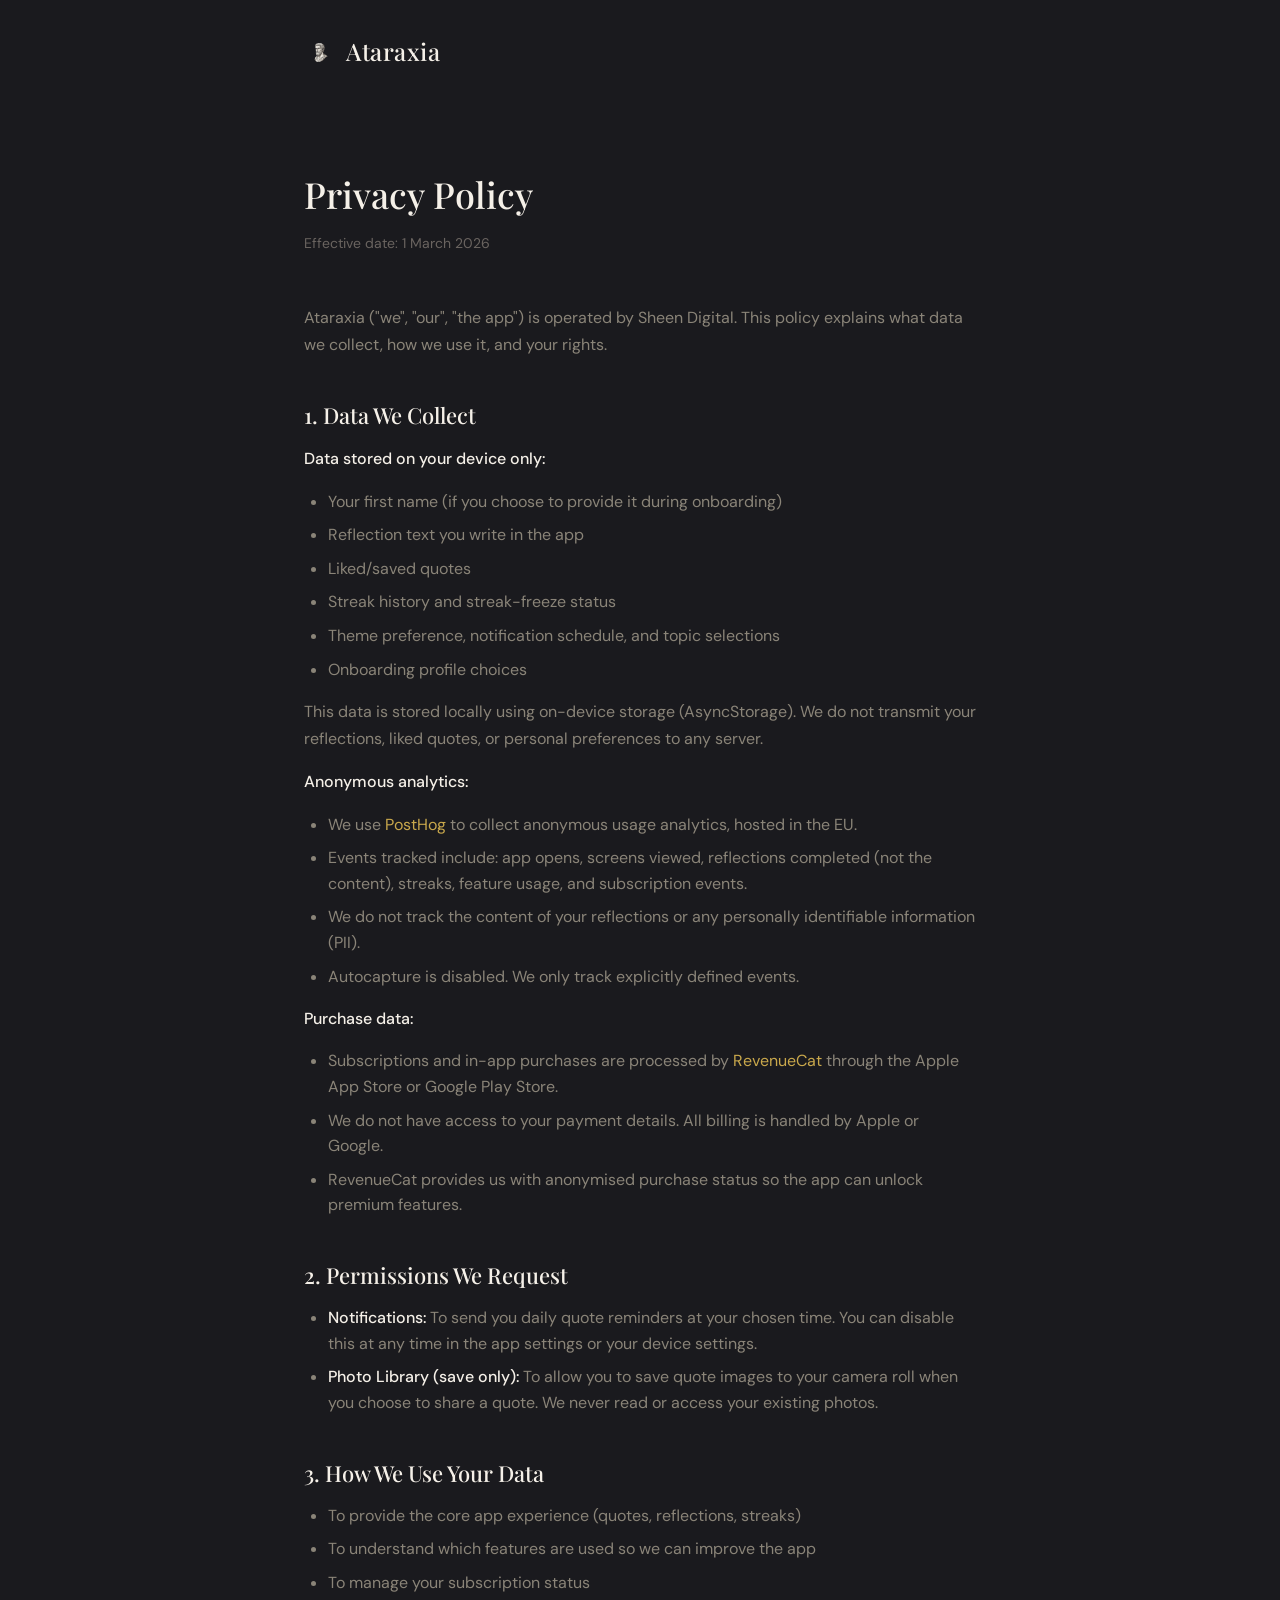
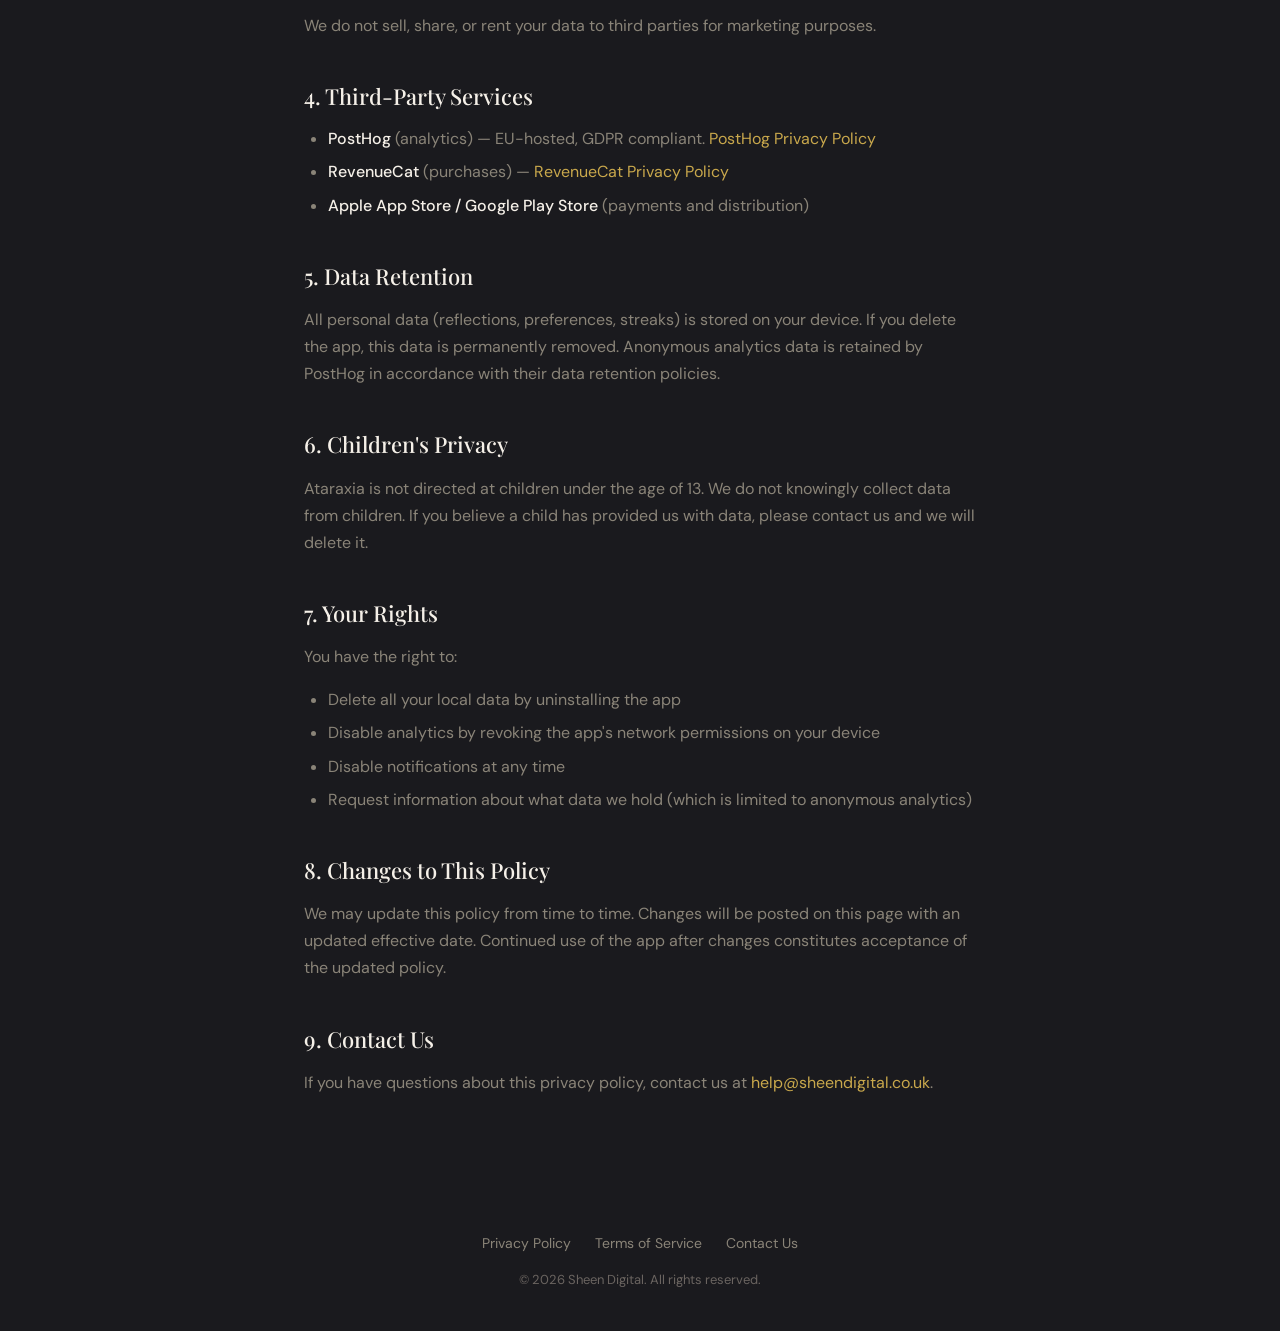
<file: privacy.html>
<!DOCTYPE html>
<html lang="en">
<head>
  <meta charset="UTF-8">
  <meta name="viewport" content="width=device-width, initial-scale=1.0">
  <title>Privacy Policy — Ataraxia</title>
  <meta name="description" content="Ataraxia privacy policy. Learn how we handle your data.">
  <link rel="stylesheet" href="style.css">
  <link rel="icon" href="favicon.png" type="image/png">
</head>
<body>



  <header>
    <div class="container">
      <a href="/" class="logo">
        <img src="logo.png" alt="" class="logo-icon">
        <span>Ataraxia</span>
      </a>
    </div>
  </header>

  <main class="legal">
    <div class="container">

      <h1>Privacy Policy</h1>
      <p class="effective-date">Effective date: 1 March 2026</p>

      <p>Ataraxia ("we", "our", "the app") is operated by Sheen Digital. This policy explains what data we collect, how we use it, and your rights.</p>

      <h2>1. Data We Collect</h2>

      <p><strong>Data stored on your device only:</strong></p>
      <ul>
        <li>Your first name (if you choose to provide it during onboarding)</li>
        <li>Reflection text you write in the app</li>
        <li>Liked/saved quotes</li>
        <li>Streak history and streak-freeze status</li>
        <li>Theme preference, notification schedule, and topic selections</li>
        <li>Onboarding profile choices</li>
      </ul>
      <p>This data is stored locally using on-device storage (AsyncStorage). We do not transmit your reflections, liked quotes, or personal preferences to any server.</p>

      <p><strong>Anonymous analytics:</strong></p>
      <ul>
        <li>We use <a href="https://posthog.com" target="_blank" rel="noopener">PostHog</a> to collect anonymous usage analytics, hosted in the EU.</li>
        <li>Events tracked include: app opens, screens viewed, reflections completed (not the content), streaks, feature usage, and subscription events.</li>
        <li>We do not track the content of your reflections or any personally identifiable information (PII).</li>
        <li>Autocapture is disabled. We only track explicitly defined events.</li>
      </ul>

      <p><strong>Purchase data:</strong></p>
      <ul>
        <li>Subscriptions and in-app purchases are processed by <a href="https://www.revenuecat.com" target="_blank" rel="noopener">RevenueCat</a> through the Apple App Store or Google Play Store.</li>
        <li>We do not have access to your payment details. All billing is handled by Apple or Google.</li>
        <li>RevenueCat provides us with anonymised purchase status so the app can unlock premium features.</li>
      </ul>

      <h2>2. Permissions We Request</h2>
      <ul>
        <li><strong>Notifications:</strong> To send you daily quote reminders at your chosen time. You can disable this at any time in the app settings or your device settings.</li>
        <li><strong>Photo Library (save only):</strong> To allow you to save quote images to your camera roll when you choose to share a quote. We never read or access your existing photos.</li>
      </ul>

      <h2>3. How We Use Your Data</h2>
      <ul>
        <li>To provide the core app experience (quotes, reflections, streaks)</li>
        <li>To understand which features are used so we can improve the app</li>
        <li>To manage your subscription status</li>
      </ul>
      <p>We do not sell, share, or rent your data to third parties for marketing purposes.</p>

      <h2>4. Third-Party Services</h2>
      <ul>
        <li><strong>PostHog</strong> (analytics) — EU-hosted, GDPR compliant. <a href="https://posthog.com/privacy" target="_blank" rel="noopener">PostHog Privacy Policy</a></li>
        <li><strong>RevenueCat</strong> (purchases) — <a href="https://www.revenuecat.com/privacy" target="_blank" rel="noopener">RevenueCat Privacy Policy</a></li>
        <li><strong>Apple App Store / Google Play Store</strong> (payments and distribution)</li>
      </ul>

      <h2>5. Data Retention</h2>
      <p>All personal data (reflections, preferences, streaks) is stored on your device. If you delete the app, this data is permanently removed. Anonymous analytics data is retained by PostHog in accordance with their data retention policies.</p>

      <h2>6. Children's Privacy</h2>
      <p>Ataraxia is not directed at children under the age of 13. We do not knowingly collect data from children. If you believe a child has provided us with data, please contact us and we will delete it.</p>

      <h2>7. Your Rights</h2>
      <p>You have the right to:</p>
      <ul>
        <li>Delete all your local data by uninstalling the app</li>
        <li>Disable analytics by revoking the app's network permissions on your device</li>
        <li>Disable notifications at any time</li>
        <li>Request information about what data we hold (which is limited to anonymous analytics)</li>
      </ul>

      <h2>8. Changes to This Policy</h2>
      <p>We may update this policy from time to time. Changes will be posted on this page with an updated effective date. Continued use of the app after changes constitutes acceptance of the updated policy.</p>

      <h2>9. Contact Us</h2>
      <p>If you have questions about this privacy policy, contact us at <a href="mailto:help@sheendigital.co.uk">help@sheendigital.co.uk</a>.</p>

    </div>
  </main>

  <footer>
    <div class="container">
      <div class="footer-links">
        <a href="/privacy">Privacy Policy</a>
        <a href="/terms">Terms of Service</a>
        <a href="mailto:help@sheendigital.co.uk">Contact Us</a>
      </div>
      <p class="copyright">&copy; <script>document.write(new Date().getFullYear())</script> Sheen Digital. All rights reserved.</p>
    </div>
  </footer>

</body>
</html>
</file>
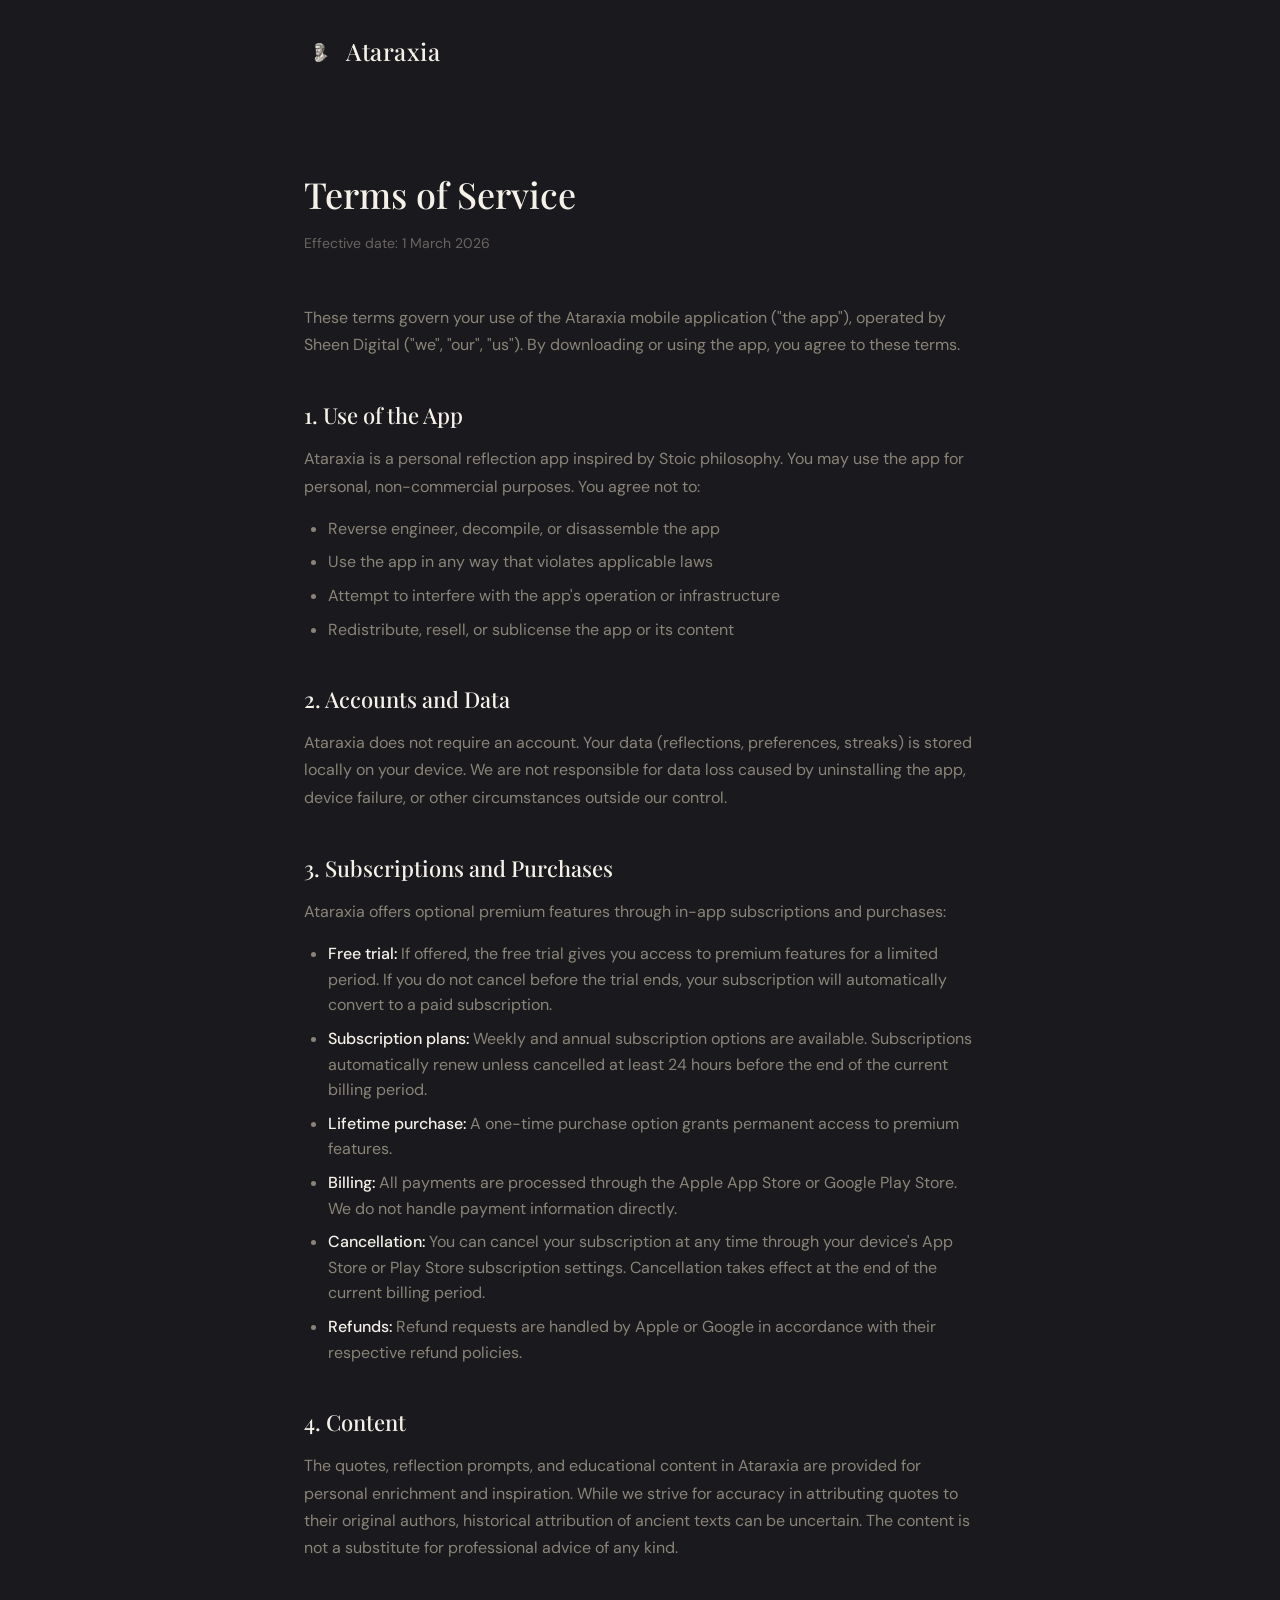
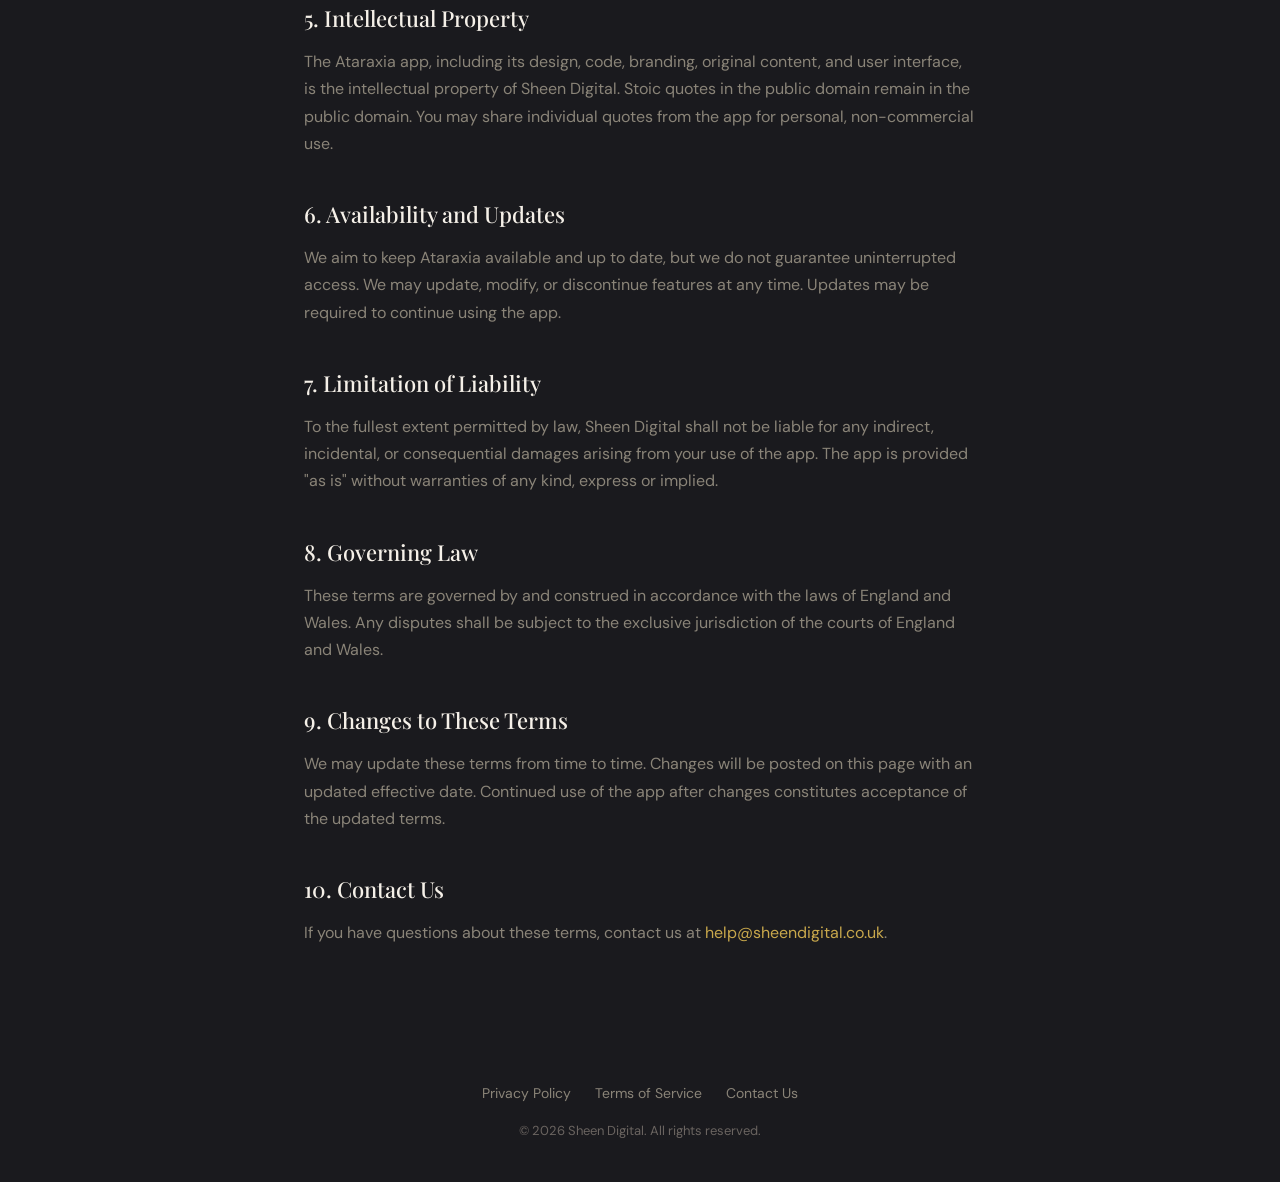
<file: terms.html>
<!DOCTYPE html>
<html lang="en">
<head>
  <meta charset="UTF-8">
  <meta name="viewport" content="width=device-width, initial-scale=1.0">
  <title>Terms of Service — Ataraxia</title>
  <meta name="description" content="Ataraxia terms of service. Read our terms and conditions.">
  <link rel="stylesheet" href="style.css">
  <link rel="icon" href="favicon.png" type="image/png">
</head>
<body>



  <header>
    <div class="container">
      <a href="/" class="logo">
        <img src="logo.png" alt="" class="logo-icon">
        <span>Ataraxia</span>
      </a>
    </div>
  </header>

  <main class="legal">
    <div class="container">

      <h1>Terms of Service</h1>
      <p class="effective-date">Effective date: 1 March 2026</p>

      <p>These terms govern your use of the Ataraxia mobile application ("the app"), operated by Sheen Digital ("we", "our", "us"). By downloading or using the app, you agree to these terms.</p>

      <h2>1. Use of the App</h2>
      <p>Ataraxia is a personal reflection app inspired by Stoic philosophy. You may use the app for personal, non-commercial purposes. You agree not to:</p>
      <ul>
        <li>Reverse engineer, decompile, or disassemble the app</li>
        <li>Use the app in any way that violates applicable laws</li>
        <li>Attempt to interfere with the app's operation or infrastructure</li>
        <li>Redistribute, resell, or sublicense the app or its content</li>
      </ul>

      <h2>2. Accounts and Data</h2>
      <p>Ataraxia does not require an account. Your data (reflections, preferences, streaks) is stored locally on your device. We are not responsible for data loss caused by uninstalling the app, device failure, or other circumstances outside our control.</p>

      <h2>3. Subscriptions and Purchases</h2>
      <p>Ataraxia offers optional premium features through in-app subscriptions and purchases:</p>
      <ul>
        <li><strong>Free trial:</strong> If offered, the free trial gives you access to premium features for a limited period. If you do not cancel before the trial ends, your subscription will automatically convert to a paid subscription.</li>
        <li><strong>Subscription plans:</strong> Weekly and annual subscription options are available. Subscriptions automatically renew unless cancelled at least 24 hours before the end of the current billing period.</li>
        <li><strong>Lifetime purchase:</strong> A one-time purchase option grants permanent access to premium features.</li>
        <li><strong>Billing:</strong> All payments are processed through the Apple App Store or Google Play Store. We do not handle payment information directly.</li>
        <li><strong>Cancellation:</strong> You can cancel your subscription at any time through your device's App Store or Play Store subscription settings. Cancellation takes effect at the end of the current billing period.</li>
        <li><strong>Refunds:</strong> Refund requests are handled by Apple or Google in accordance with their respective refund policies.</li>
      </ul>

      <h2>4. Content</h2>
      <p>The quotes, reflection prompts, and educational content in Ataraxia are provided for personal enrichment and inspiration. While we strive for accuracy in attributing quotes to their original authors, historical attribution of ancient texts can be uncertain. The content is not a substitute for professional advice of any kind.</p>

      <h2>5. Intellectual Property</h2>
      <p>The Ataraxia app, including its design, code, branding, original content, and user interface, is the intellectual property of Sheen Digital. Stoic quotes in the public domain remain in the public domain. You may share individual quotes from the app for personal, non-commercial use.</p>

      <h2>6. Availability and Updates</h2>
      <p>We aim to keep Ataraxia available and up to date, but we do not guarantee uninterrupted access. We may update, modify, or discontinue features at any time. Updates may be required to continue using the app.</p>

      <h2>7. Limitation of Liability</h2>
      <p>To the fullest extent permitted by law, Sheen Digital shall not be liable for any indirect, incidental, or consequential damages arising from your use of the app. The app is provided "as is" without warranties of any kind, express or implied.</p>

      <h2>8. Governing Law</h2>
      <p>These terms are governed by and construed in accordance with the laws of England and Wales. Any disputes shall be subject to the exclusive jurisdiction of the courts of England and Wales.</p>

      <h2>9. Changes to These Terms</h2>
      <p>We may update these terms from time to time. Changes will be posted on this page with an updated effective date. Continued use of the app after changes constitutes acceptance of the updated terms.</p>

      <h2>10. Contact Us</h2>
      <p>If you have questions about these terms, contact us at <a href="mailto:help@sheendigital.co.uk">help@sheendigital.co.uk</a>.</p>

    </div>
  </main>

  <footer>
    <div class="container">
      <div class="footer-links">
        <a href="/privacy">Privacy Policy</a>
        <a href="/terms">Terms of Service</a>
        <a href="mailto:help@sheendigital.co.uk">Contact Us</a>
      </div>
      <p class="copyright">&copy; <script>document.write(new Date().getFullYear())</script> Sheen Digital. All rights reserved.</p>
    </div>
  </footer>

</body>
</html>
</file>
<file: style.css>
@import url('https://fonts.googleapis.com/css2?family=Playfair+Display:wght@400;500;600&family=DM+Sans:wght@400;500;600&display=swap');

*,
*::before,
*::after {
  margin: 0;
  padding: 0;
  box-sizing: border-box;
}

:root {
  --bg-primary: #1A1A1E;
  --bg-secondary: #222226;
  --bg-tertiary: #2A2A2E;
  --bg-elevated: #303034;
  --text-primary: #F5F0E8;
  --text-secondary: #8A8478;
  --text-tertiary: #6A6460;
  --gold: #C9A84C;
  --gold-hover: #D4B459;
  --gold-muted: rgba(201, 168, 76, 0.15);
  --border-subtle: #2A2A2E;
  --border-medium: #3A3A3E;
  --font-heading: 'Playfair Display', Georgia, serif;
  --font-body: 'DM Sans', system-ui, sans-serif;
}

html {
  scroll-behavior: smooth;
}

body {
  background-color: var(--bg-primary);
  color: var(--text-primary);
  font-family: var(--font-body);
  font-size: 16px;
  line-height: 1.6;
  -webkit-font-smoothing: antialiased;
  -moz-osx-font-smoothing: grayscale;
}

a {
  color: var(--gold);
  text-decoration: none;
  transition: color 0.2s ease;
}

a:hover {
  color: var(--gold-hover);
}

/* ── Layout ─────────────────────────────────────────── */

.container {
  max-width: 720px;
  margin: 0 auto;
  padding: 0 24px;
}

/* ── Header ─────────────────────────────────────────── */

header {
  padding: 32px 0;
}

header .container {
  display: flex;
  align-items: center;
  justify-content: space-between;
}

.logo {
  display: flex;
  align-items: end;
  gap: 10px;
  font-family: var(--font-heading);
  font-size: 24px;
  font-weight: 500;
  color: var(--text-primary);
  letter-spacing: 0.5px;
}

.logo-icon {
  width: 32px;
  height: 32px;
  border-radius: 8px;
  vertical-align: middle;
  display: block;
}

nav {
  display: flex;
  gap: 24px;
}

nav a {
  font-size: 14px;
  color: var(--text-secondary);
  font-weight: 500;
  letter-spacing: 0.3px;
}

nav a:hover {
  color: var(--text-primary);
}

/* ── Hero ───────────────────────────────────────────── */

.hero {
  text-align: center;
  padding: 96px 0 80px;
}

.hero-logo {
  width: 80px;
  height: 80px;
  border-radius: 20px;
  margin-bottom: 24px;
}

.hero h1 {
  font-family: var(--font-heading);
  font-size: 48px;
  font-weight: 500;
  line-height: 1.2;
  margin-bottom: 20px;
  color: var(--text-primary);
}

.hero h1 span {
  color: var(--gold);
}

.hero .tagline {
  font-size: 18px;
  color: var(--text-secondary);
  max-width: 480px;
  margin: 0 auto 48px;
  line-height: 1.7;
}

.store-badges {
  display: flex;
  justify-content: center;
  gap: 16px;
  flex-wrap: wrap;
}

.store-badge {
  display: flex;
  flex-direction: column;
  align-items: center;
  gap: 8px;
}

.store-badge img {
  height: 52px;
  width: auto;
}

.store-badge.coming-soon img {
  opacity: 0.4;
  filter: grayscale(100%);
  pointer-events: none;
}

.coming-soon-label {
  font-size: 12px;
  font-weight: 600;
  letter-spacing: 1.5px;
  text-transform: uppercase;
  color: var(--gold);
}

/* ── Features ───────────────────────────────────────── */

.features {
  padding: 64px 0;
}

.features-grid {
  display: grid;
  grid-template-columns: 1fr 1fr;
  gap: 32px;
}

.feature {
  padding: 24px;
  background: var(--bg-secondary);
  border-radius: 12px;
  border: 1px solid var(--border-subtle);
}

.feature h3 {
  font-family: var(--font-heading);
  font-size: 18px;
  font-weight: 500;
  margin-bottom: 8px;
  color: var(--text-primary);
}

.feature p {
  font-size: 14px;
  color: var(--text-secondary);
  line-height: 1.6;
}

/* ── Footer ─────────────────────────────────────────── */

footer {
  padding: 40px 0;
}

footer .container {
  display: flex;
  flex-direction: column;
  align-items: center;
  gap: 16px;
}

.footer-links {
  display: flex;
  gap: 24px;
  flex-wrap: wrap;
  justify-content: center;
}

.footer-links a {
  font-size: 14px;
  color: var(--text-secondary);
}

.footer-links a:hover {
  color: var(--text-primary);
}

.copyright {
  font-size: 13px;
  color: var(--text-tertiary);
}

/* ── Legal Pages ────────────────────────────────────── */

.legal {
  padding: 64px 0 80px;
}

.legal h1 {
  font-family: var(--font-heading);
  font-size: 36px;
  font-weight: 500;
  margin-bottom: 8px;
}

.legal .effective-date {
  font-size: 14px;
  color: var(--text-tertiary);
  margin-bottom: 48px;
}

.legal h2 {
  font-family: var(--font-heading);
  font-size: 22px;
  font-weight: 500;
  margin-top: 40px;
  margin-bottom: 12px;
  color: var(--text-primary);
}

.legal p {
  margin-bottom: 16px;
  color: var(--text-secondary);
  line-height: 1.7;
}

.legal ul {
  margin-bottom: 16px;
  padding-left: 24px;
}

.legal li {
  margin-bottom: 8px;
  color: var(--text-secondary);
  line-height: 1.6;
}

.legal strong {
  color: var(--text-primary);
  font-weight: 500;
}

.legal a {
  color: var(--gold);
}

/* ── Responsive ─────────────────────────────────────── */

@media (max-width: 600px) {
  .hero {
    padding: 64px 0 56px;
  }

  .hero h1 {
    font-size: 34px;
  }

  .hero .tagline {
    font-size: 16px;
  }

  .features-grid {
    grid-template-columns: 1fr;
    gap: 16px;
  }

  header .container {
    flex-direction: column;
    gap: 16px;
  }

  nav {
    gap: 16px;
  }
}
</file>
